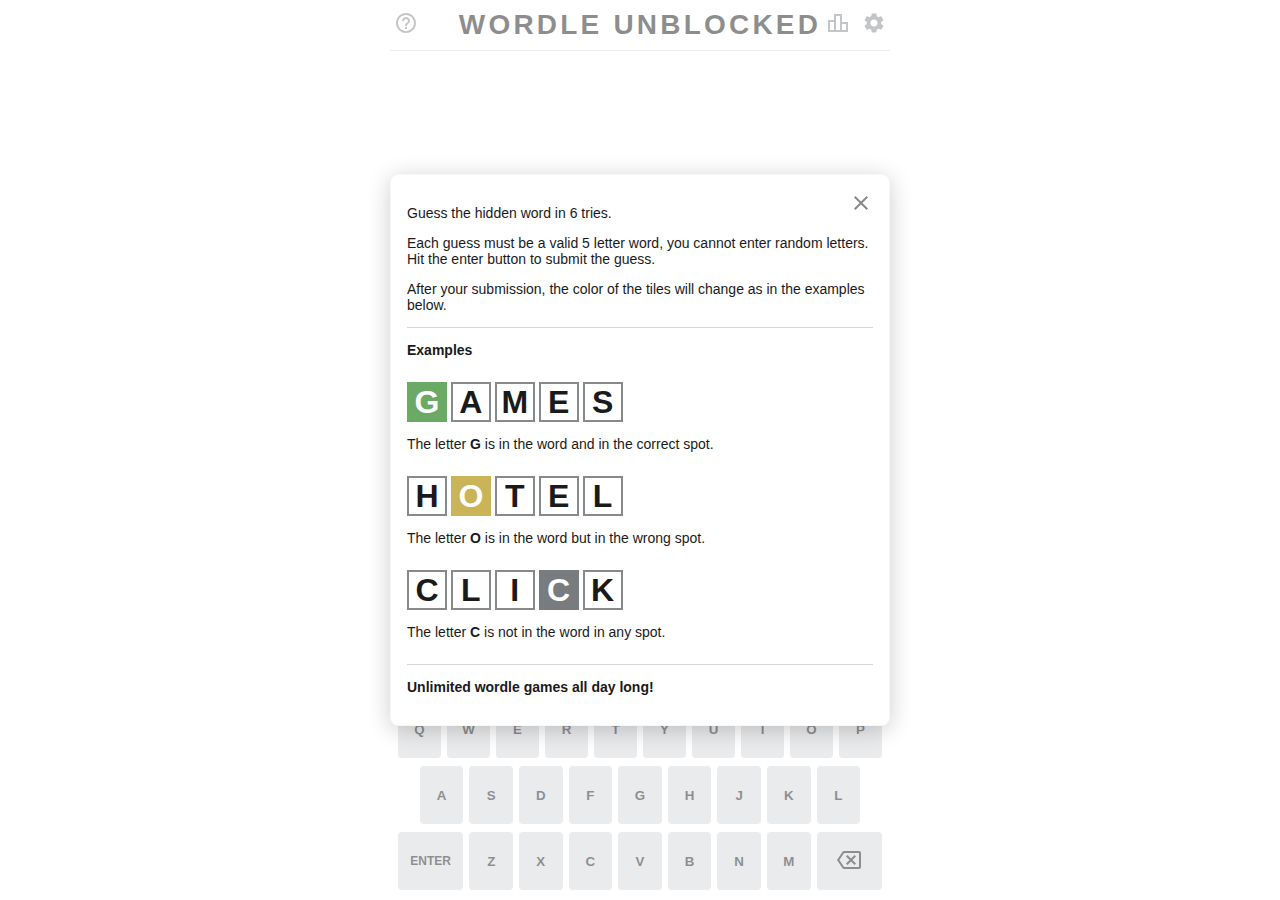
<file: UnblockedWordle/index.html>
<!DOCTYPE html>
<html lang="en">
   <head>
      <meta charset="UTF-8">
      <meta name="viewport" content="width=device-width, initial-scale=1.0, user-scalable=no">
      <title>Wordle Unblocked | MtL</title>
      <meta name="description" content="Wordle Unblocked: the best out there.">
      <link href="images/wordle_logo_32x32.png" rel="icon shortcut" sizes="3232">
      <link href="images/wordle_logo_192x192.png" rel="apple-touch-icon">
      <style>
         /* Global Styles & Colors */
         :root {
         --green: #6aaa64;
         --darkendGreen: #538d4e;
         --yellow: #c9b458;
         --darkendYellow: #b59f3b;
         --lightGray: #d8d8d8;
         --gray: #86888a;
         --darkGray: #939598;
         --white: #fff;
         --black: #212121;
         /* Colorblind colors */
         --orange: #f5793a;
         --blue: #85c0f9;
         font-family: 'Clear Sans', 'Helvetica Neue', Arial, sans-serif;
         font-size: 16px;
         --header-height: 50px;
         --keyboard-height: 200px;
         --game-max-width: 500px;
         }
         /* Light theme colors */
         :root {
         --color-tone-1: #1a1a1b;
         --color-tone-2: #787c7e;
         --color-tone-3: #878a8c;
         --color-tone-4: #d3d6da;
         --color-tone-5: #edeff1;
         --color-tone-6: #f6f7f8;
         --color-tone-7: #ffffff;
         --opacity-50: rgba(255, 255, 255, 0.5);
         }
         /* Dark Theme Colors */
         .nightmode {
         --color-tone-1: #d7dadc;
         --color-tone-2: #818384;
         --color-tone-3: #565758;
         --color-tone-4: #3a3a3c;
         --color-tone-5: #272729;
         --color-tone-6: #1a1a1b;
         --color-tone-7: #121213;
         --opacity-50: rgba(0, 0, 0, 0.5);
         }
         /* Constant colors and colors derived from theme */
         :root,
         .nightmode {
         --color-background: var(--color-tone-7);
         }
         :root {
         --color-present: var(--yellow);
         --color-correct: var(--green);
         --color-absent: var(--color-tone-2);
         --tile-text-color: var(--color-tone-7);
         --key-text-color: var(--color-tone-1);
         --key-evaluated-text-color: var(--color-tone-7);
         --key-bg: var(--color-tone-4);
         --key-bg-present: var(--color-present);
         --key-bg-correct: var(--color-correct);
         --key-bg-absent: var(--color-absent);
         --modal-content-bg: var(--color-tone-7);
         }
         .nightmode {
         --color-present: var(--darkendYellow);
         --color-correct: var(--darkendGreen);
         --color-absent: var(--color-tone-4);
         --tile-text-color: var(--color-tone-1);
         --key-text-color: var(--color-tone-1);
         --key-evaluated-text-color: var(--color-tone-1);
         --key-bg: var(--color-tone-2);
         --key-bg-present: var(--color-present);
         --key-bg-correct: var(--color-correct);
         --key-bg-absent: var(--color-absent);
         --modal-content-bg: var(--color-tone-7);
         }
         .colorblind {
         --color-correct: var(--orange);
         --color-present: var(--blue);
         --tile-text-color: var(--white);
         --key-bg-present: var(--color-present);
         --key-bg-correct: var(--color-correct);
         --key-bg-absent: var(--color-absent);
         }
         html {
         height: 100%;
         }
         body {
         height: 100%;
         background-color: var(--color-background);
         margin: 0;
         padding: 0;
         /* Prevent scrollbar appearing on page transition 
         overflow-y: hidden;
         */
         }
      </style>
            <script async src="https://pagead2.googlesyndication.com/pagead/js/adsbygoogle.js?client=ca-pub-7330366239032869"
     crossorigin="anonymous"></script>
   </head>
   <body>      
       
      <script>
         (function () {
             // Defining the hash before the main bundle allows the bundle access window.hash
             window.wordle = window.wordle || {};
             window.wordle.hash = 'e65ce0a5';
         })();
      </script>
      <script src="main.js"></script>
      <game-app></game-app>
      <style>
         .instructions {
         margin: auto;
         width: 90%;
         font-size: 16px;
         color: var(--color-tone-1)
         }
         .examples {
         border-bottom: 1px solid var(--color-tone-4);
         border-top: 1px solid var(--color-tone-4);
         }
         .example {
         margin-top: 24px;
         margin-bottom: 24px;
         }
         game-tile {
         width: 40px;
         height: 40px;
         }
         :host([page]) section {
         padding: 16px;
         padding-top: 0px;
         }
         .instructions li {
        padding: .4em 1em;
    	list-style: none;
        
        border-radius: 1em;
    	
        margin: .4em 0;
        font-size: 1.2em;
        border: 1px #e2e2e2 solid;
        }
      </style>
	</body>
</html>
</file>
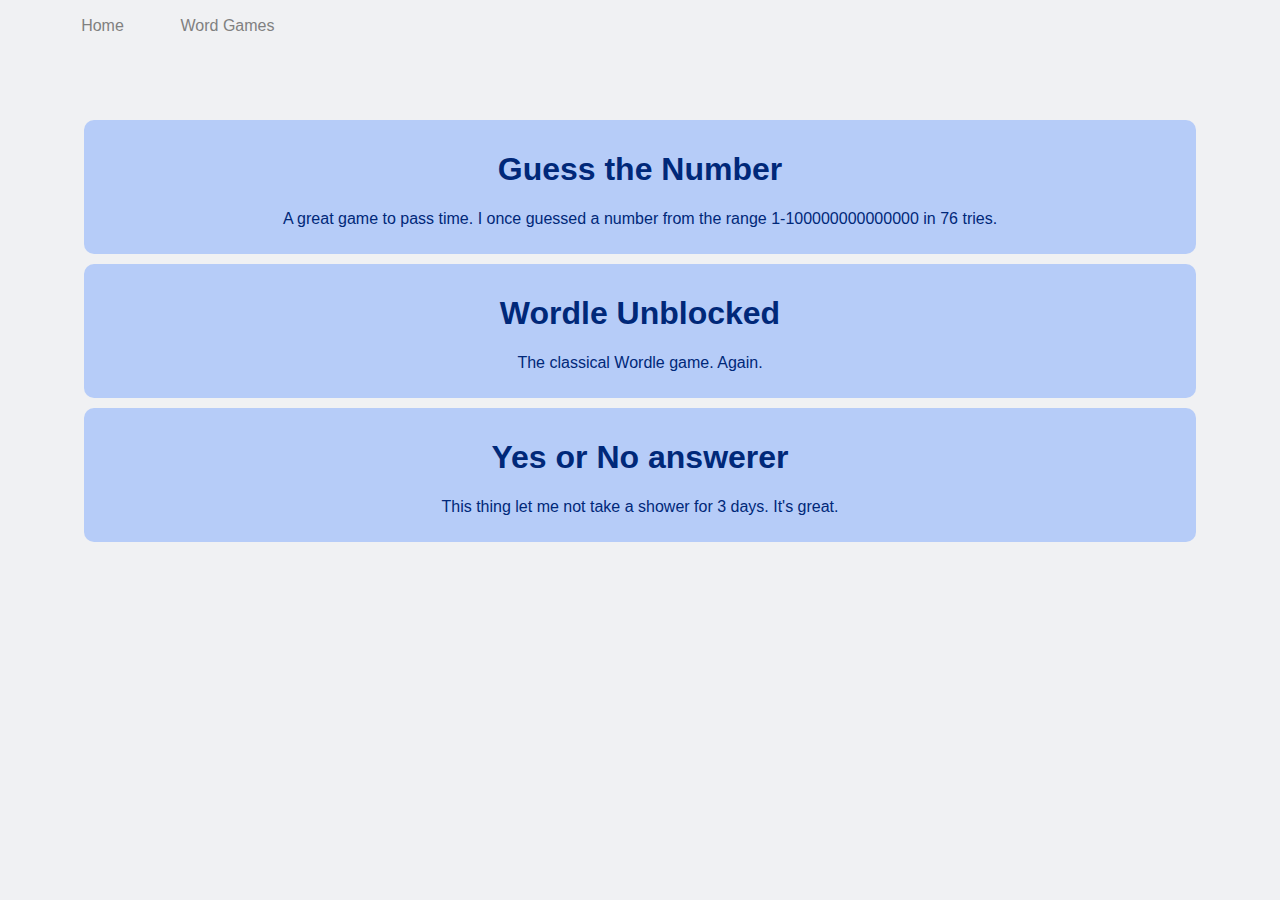
<file: word-games.html>
<!DOCTYPE html>
<html>
	<head>
		<title>Word Games | MtL</title>
		<link href="style.css" rel="stylesheet" />
	</head>
	<body>
		<nav class="navbar-container">
			<div class="navbar-content">
				<ul class="navbar-menu">
					<li class="navbar-item">
						<a class="navbar-link" href="./index">Home</a>
					</li>
					<li class="navbar-item">
						<a class="navbar-link" href="./word-games">Word Games</a>
					</li>
				</ul>
			</div>
		</nav>
		<div class="content-container">
			<a href="WordGames/random-number" target="blank_"><div class="result">
				<h1>Guess the Number</h1>
				<p>A great game to pass time. I once guessed a number from
				   the range 1-100000000000000 in 76 tries.</p>
			</div></a>
			<a href="UnblockedWordle/index" target="blank_"><div class="result">
				<h1>Wordle Unblocked</h1>
				<p>The classical Wordle game. Again.</p>
			</div></a>
			<a href="WordGames/yes-no" target="blank_"><div class="result">
				<h1>Yes or No answerer</h1>
				<p>This thing let me not take a shower for 3 days. It's great.</p>
			</div></a>
		</div>
		</div>
	</body>
</html>
</file>
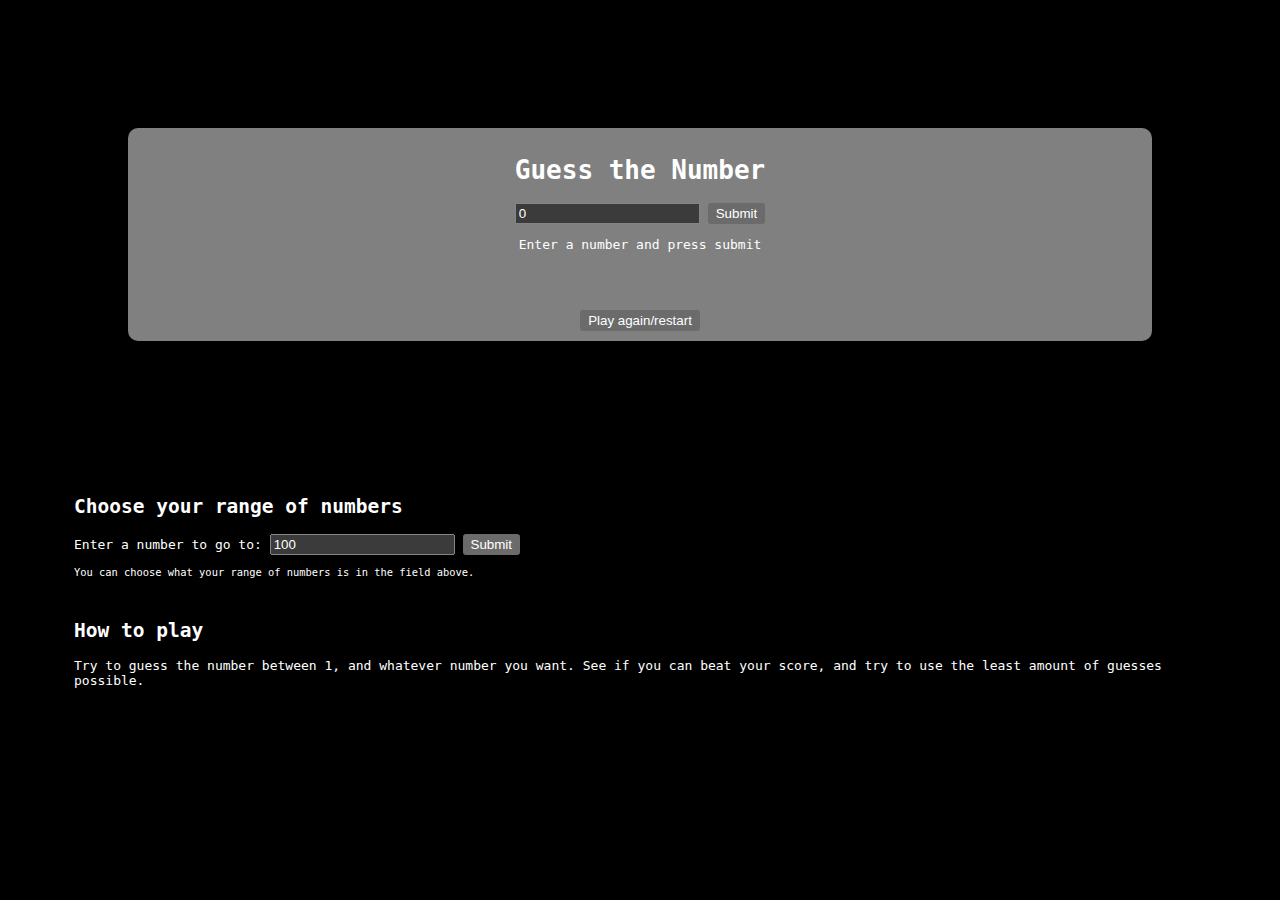
<file: WordGames/random-number.html>
<!DOCTYPE html>
<html>
	<head>
		<title>Guess The Number | MtL</title>
		<script src="script.js"></script>
		<link href="styleDark.css" rel="stylesheet" />
	</head>
	<body onload="getNumber();">
		<div class="game-container">
			<h1>Guess the Number</h1>
			<input type="number" placeholder="Guess a number" id="player-guess">
			<button onclick="checkNumber();">Submit</button>
			<p id="teller">Enter a number and press submit</p>
			<br/>
			<br/>
			<br/>
			<button onclick="getNumber();">Play again/restart</button>
		</div>
		<div class="how-to-play">
			<h2>Choose your range of numbers</h2>
			<label for="max-number">Enter a number to go to:</label>
			<input type="number" value=100 id="max-number" />
			<button onclick="getNumber();">Submit</button>
			<p style="font-size: .8rem">You can choose what your range of numbers is in the field above.</p>
			<br/>
			<h2>How to play</h2>
			<p>Try to guess the number between 1, and whatever number you want.
			   See if you can beat your score, and try to use the least amount
			   of guesses possible.
			</p>
	</body>
</html>
</file>
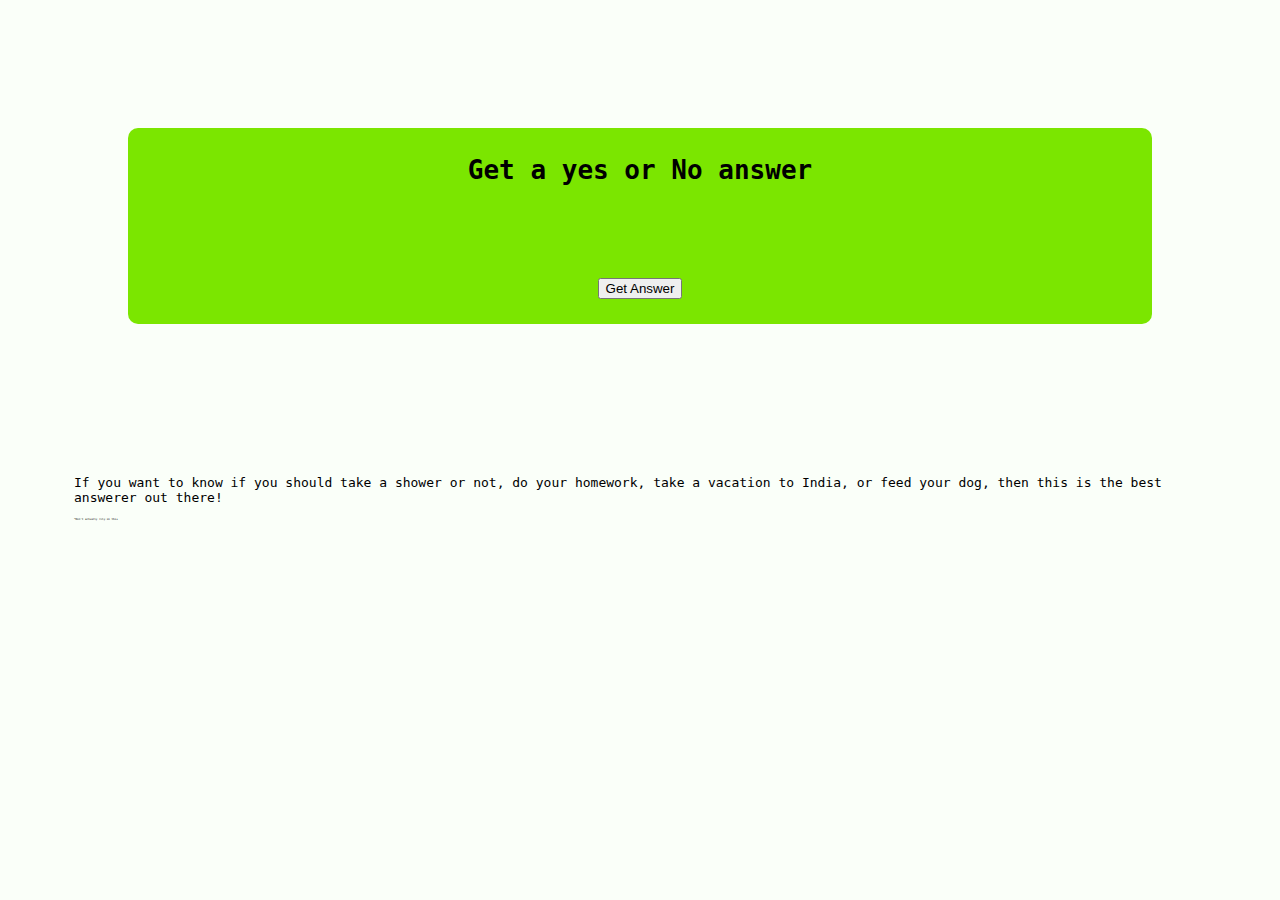
<file: WordGames/yes-no.html>
<!DOCTYPE html>
<html>
	<head>
		<title>Yes or No | MtL</title>
		<script src="yesNo.js"></script>
		<link href="styleLight.css" rel="stylesheet" />
	</head>
	<body>
		<div class="game-container">
			<h1>Get a yes or No answer</h1>
			<br/><br/>
			<h3 id="answer"></h3>
			<br/><br/>
			<button onclick="getAnswer();">Get Answer</button>
			<br/><br/>
		</div>
		<div class="how-to-play">
			<p>If you want to know if you should take a shower or not, do your homework,
			   take a vacation to India, or feed your dog, then this is the best answerer
			   out there!
			</p>
			<p style="font-size: .2rem">*Don't actually rely on this</p>
	</body>
</html>
</file>
<file: style.css>
:root {
	color-scheme: light;
	--white: #f0f1f3;
	--dark-blue: #002879;
	--light-blue: #b6ccf8;
}

html, body {
	background: var(--white);
	margin: 0;
	padding: 0;
	font-family: sans-serif;
}

.navbar-menu {
    display: flex;
    align-items: right;
    list-style: none;
	text-align: right;
}

.navbar-item {
    height: 20px;
}

.navbar-link {
    color: gray;
    display: flex;
    align-items: center;
    justify-content: center;
    width: 125px;
    text-decoration: none;
    height: 100%;
}

.navbar-link:hover {
	color: var(--dark-blue);
}

.content-container {
	margin: 5%;
	padding: 10px;
	text-align: center;
}

.content-container {
	
}

.content-container a{
	text-decoration: none; 
	color: var(--dark-blue);
}

.content-container a:hover{
	color: var(--light-blue);
}

.result {
	border-radius: 10px;
	background: var(--light-blue);
	margin: 10px;
	padding: 10px;
	text-align: center;
}

.result:hover {
	background: var(--dark-blue);
}

.how-to-play {
	padding: 10px;
	text-align: left;
	margin: 5%;
}
</file>
<file: WordGames/styleDark.css>
:root {
	color-scheme: dark;
    --dark-gray: #494a4e;
}

html, body {
	background: black;
	margin: 0;
	padding: 0;
	font-family: monospace;
}

.navbar-menu {
    display: flex;
    align-items: center;
    list-style: none;
}

.navbar-item {
    height: 40px;
}

.navbar-link {
    color: #ffffff;
    display: flex;
    align-items: center;
    justify-content: center;
    width: 125px;
    text-decoration: none;
    height: 100%;
}

.navbar-link:hover {
	background: var(--dark-gray);
}

.game-container {
	border-radius: 10px;
	background: gray;
	margin: 10%;
	padding: 10px;
	text-align: center;
}

.how-to-play {
	padding: 10px;
	text-align: left;
	margin: 5%;
}
</file>
<file: WordGames/styleLight.css>
:root {
	color-scheme: light;
    --green: #7be600;
	--white: #fafff9;
}

html, body {
	background: var(--white);
	margin: 0;
	padding: 0;
	font-family: monospace;
}

.game-container {
	border-radius: 10px;
	background: var(--green);
	margin: 10%;
	padding: 10px;
	text-align: center;
}

.how-to-play {
	padding: 10px;
	text-align: left;
	margin: 5%;
}
</file>
